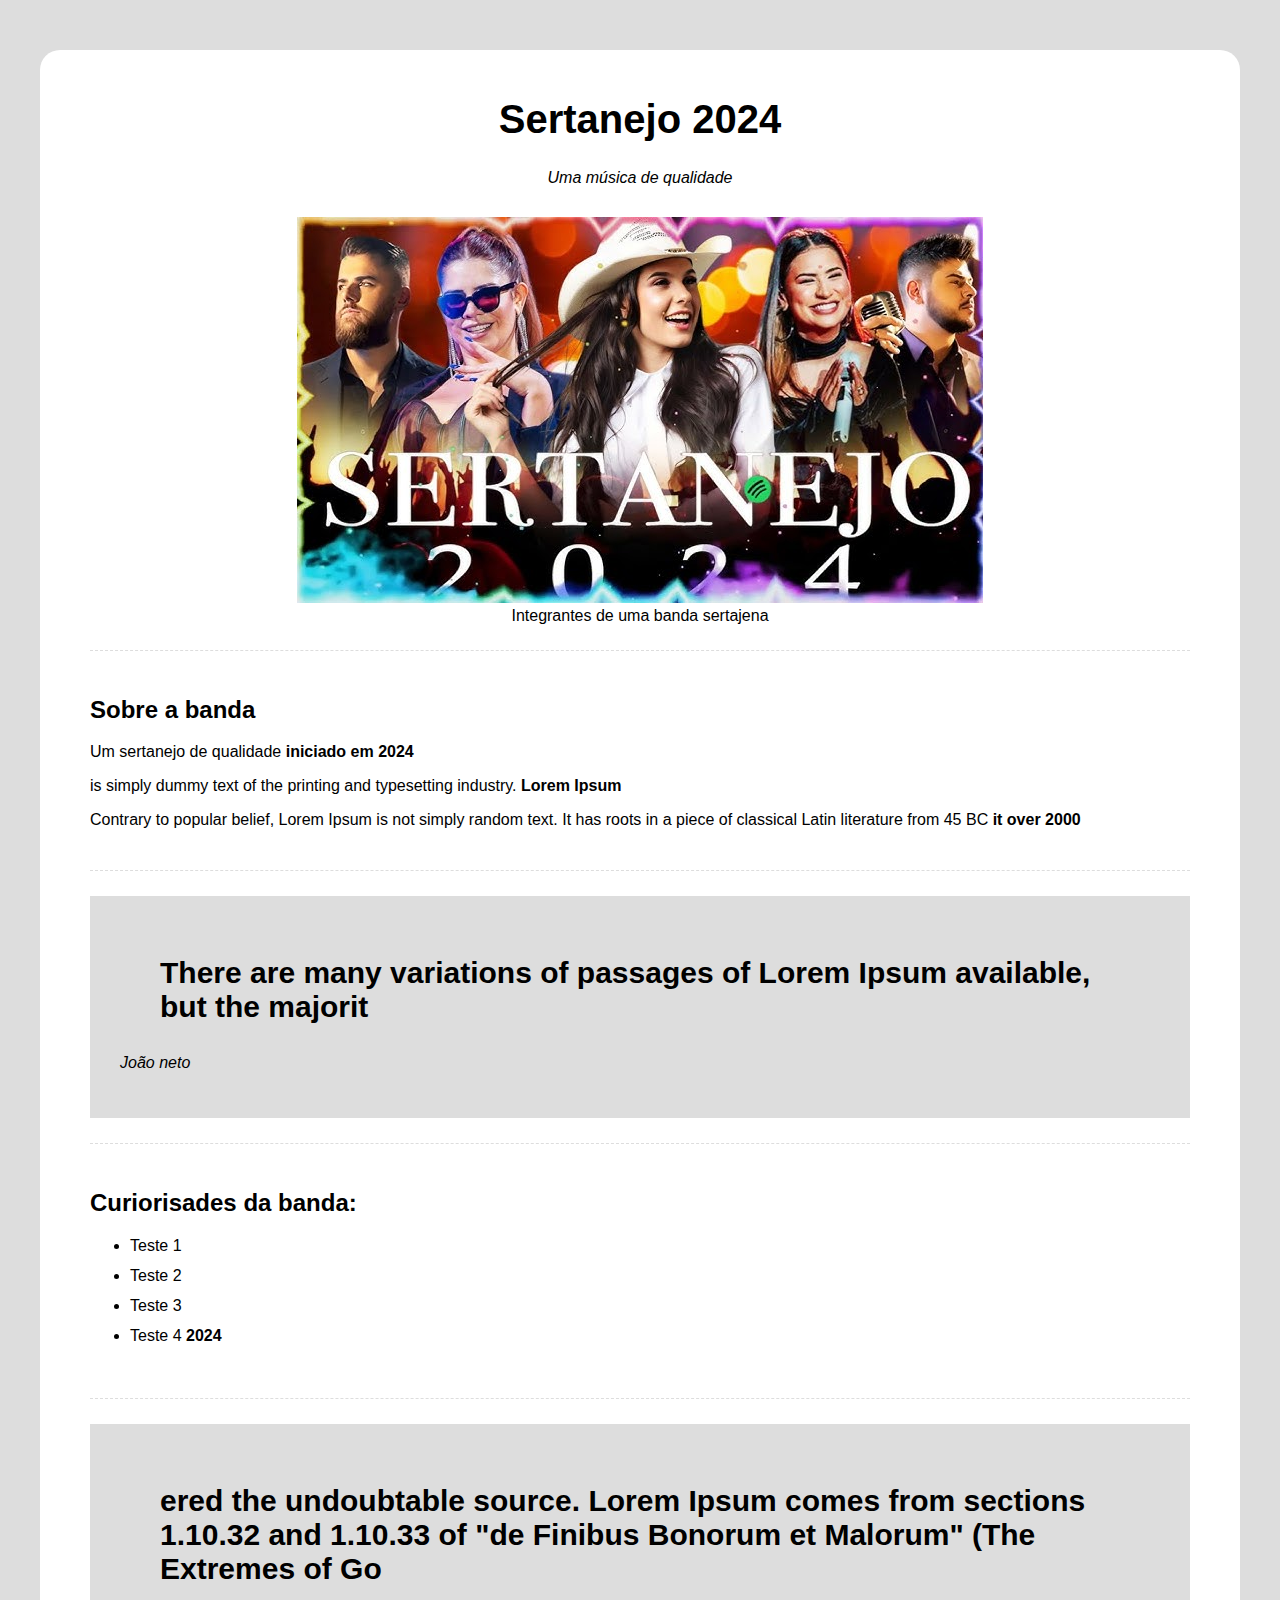
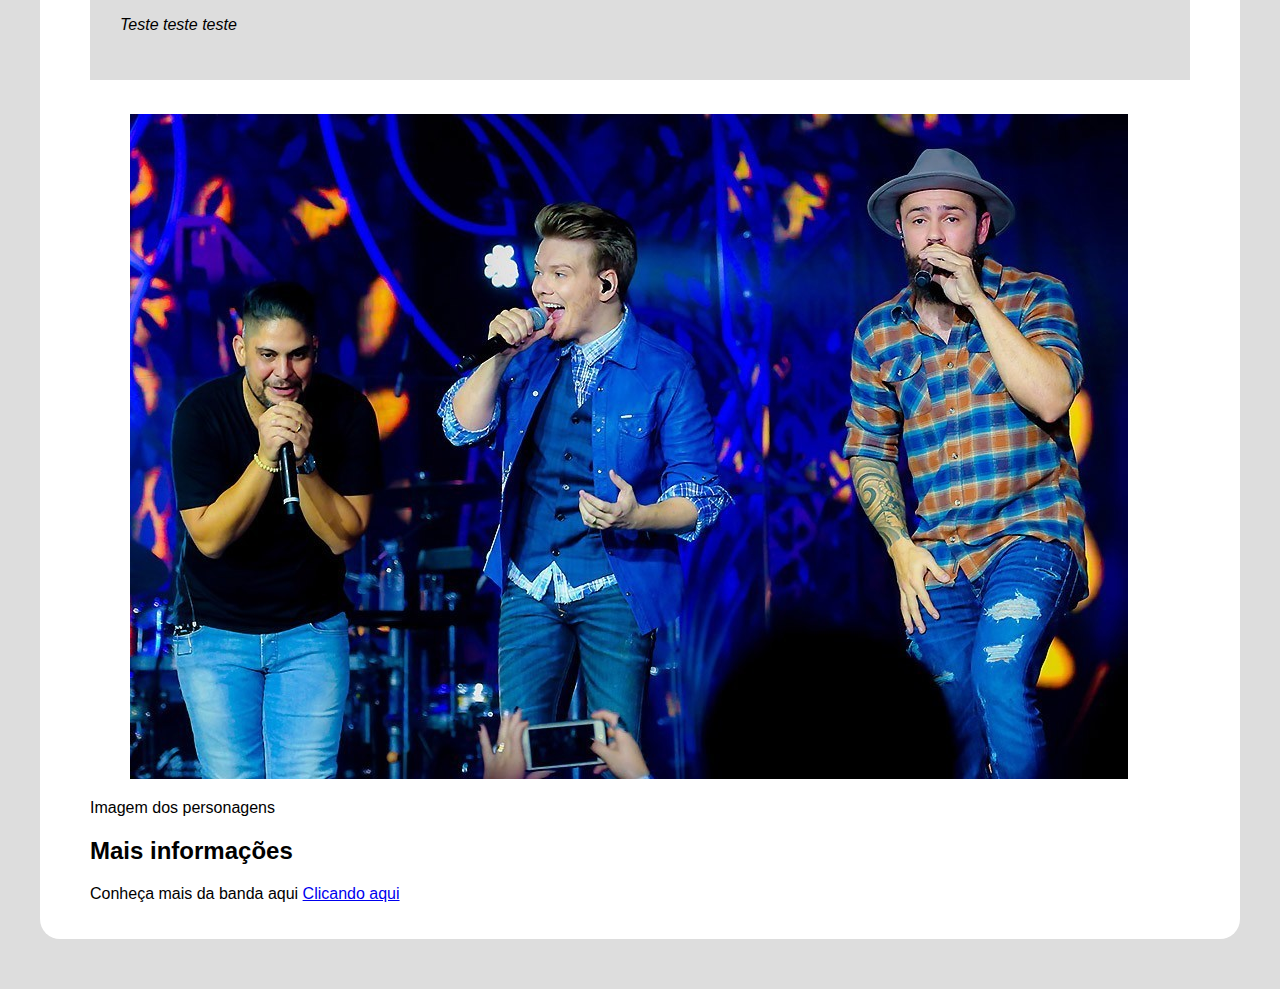
<file: projeto-banda/index.html>
<!DOCTYPE html>
<html lang="pt-br">
<head>
    <meta charset="UTF-8">
    <meta name="viewport" content="width=device-width, initial-scale=1.0">
    <title>Sertanejo</title>
    <link rel="stylesheet" href="css/style.css">
</head>
<body>
    <div class="container">
        <!-- Cabeçalho -->
        <div class="header">
            <h1 class="main-title">Sertanejo 2024</h1>
            <p class="main-paragraph">Uma música de qualidade</p>
        </div>
        <!-- IMagem em destaque -->
        <div class="featured-image">
            <figure>
                <img src="img/hq720.jpg" alt="Sertanejo 2024">
                <figcaption>Integrantes de uma banda sertajena</figcaption>
            </figure>
        </div>
        <!-- Biografia -->
        <div class="biography-container">
            <h2>Sobre a banda</h2>
            <p>Um sertanejo de qualidade <span class="bold">iniciado em 2024</span></p>
            <p>is simply dummy text of the printing and typesetting industry. <span class="bold">Lorem Ipsum</span></p>
            <p>Contrary to popular belief, Lorem Ipsum is not simply random text. It has roots in a piece of classical Latin literature from 45 BC
                <span class="bold">it over 2000</span>
            </p>
        </div>
        <!-- Container de citação -->
        <div class="quotes-container">
            <blockquote>
                There are many variations of passages of Lorem Ipsum available, but the majorit
            </blockquote>
            <p>João neto</p>
        </div>
        <div class="curiosities-container">
            <h2>Curiorisades da banda:</h2>
            <ul>
                <li>Teste 1</li>
                <li>Teste 2</li>
                <li>Teste 3</li>
                <li>Teste 4 <span class="bold">2024</span></li>
            </ul>
        </div>
        <!-- Segunda citação -->
        <div class="quotes-container">
            <blockquote>ered the undoubtable source. Lorem Ipsum comes from sections 1.10.32 and 1.10.33 of "de Finibus Bonorum et Malorum" (The Extremes of Go</blockquote>
            <p>Teste teste teste</p>
        </div>
        <!-- Segunda imagem -->
        <img class="img-bold">
            <figure>
                <img src="./img/unnamed-file.jpg" alt="Imagem de teste">
            </figure>
            <figcaption>Imagem dos personagens</figcaption>
        </img>
        <!-- Mais informações -->
        <div class="moreinfo-container">
            <h2>Mais informações</h2>
            <p>Conheça mais da banda aqui <a href="https://marcioguinati.com">Clicando aqui</a></p>
        </div>
    </div>
</body>
</html>
</file>
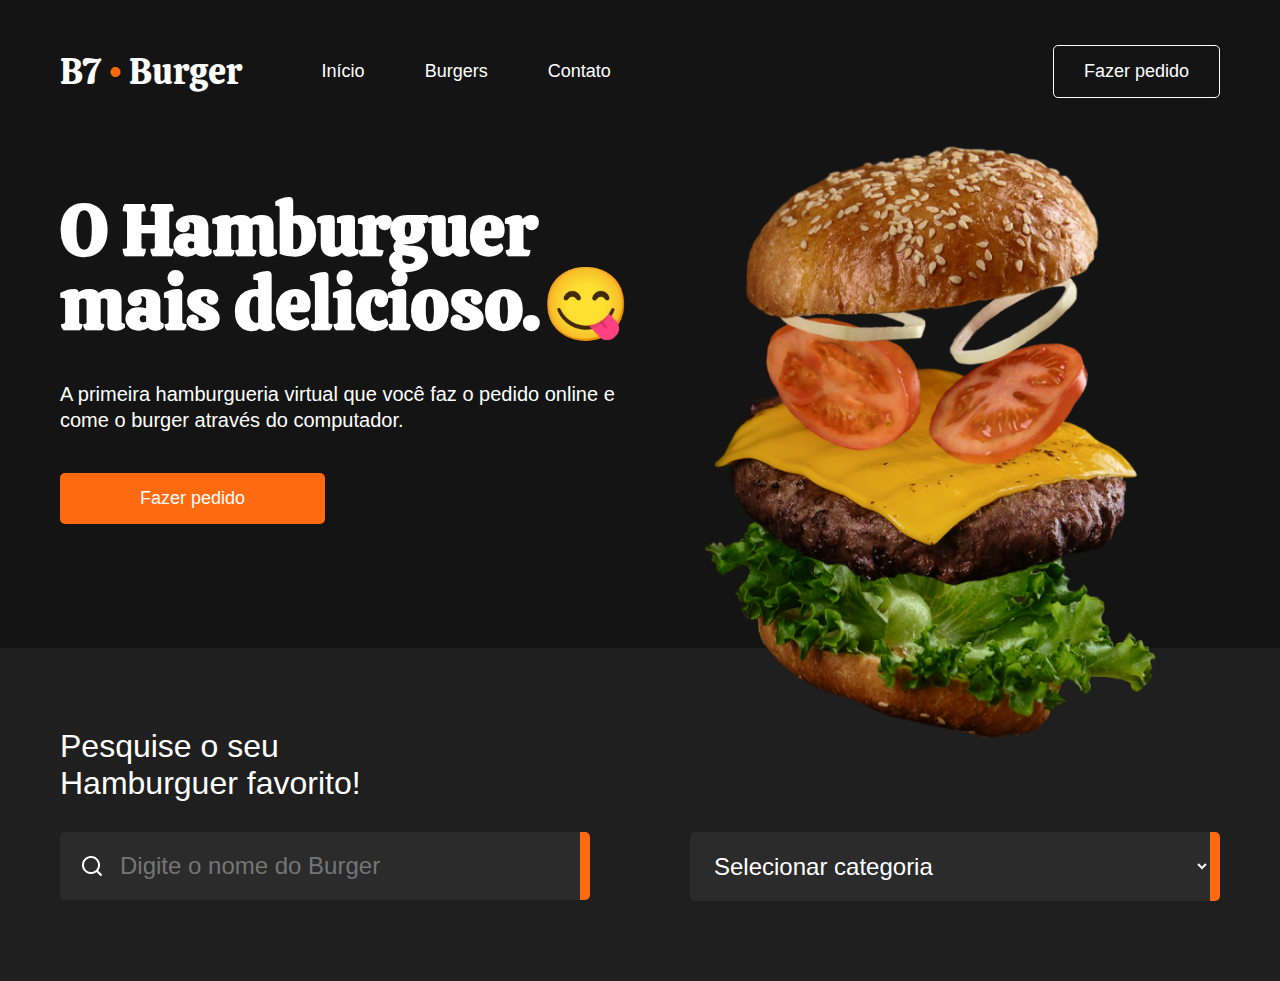
<file: projeto-burguer/index.html>
<!DOCTYPE html>
<html lang="pt-br">

<head>
    <meta charset="UTF-8">
    <meta name="viewport" content="width=device-width, initial-scale=1.0">
    <title>B7Burger</title>
    <link rel="stylesheet" href="./assets/css/style.css" type="text/css" />
</head>

<body>
    <header>
        <div class="container">
            <div class="logo">
                <a href="">B7 <span>•</span> Burger</a>
            </div>
            <nav>
                <ul class="leftside">
                    <li><a href="">Início</a></li>
                    <li><a href="">Burgers</a></li>
                    <li><a href="">Contato</a></li>
                </ul>
                <div class="rightside">
                    <a href="" class="button">Fazer pedido</a>
                </div>
            </nav>
            <div class="menu">
                <div class="menu-icon">
                    <div></div>
                    <div></div>
                    <div></div>
                </div>
            </div>
        </div>
    </header>
    <section class="hero">
        <div class="container">
            <div class="leftside">
                <h1>O Hamburguer mais delicioso.😋</h1>
                <p>A primeira hamburgueria virtual que você faz o pedido online e come o burger através do computador.
                </p>
                <a href="" class="button">Fazer pedido</a>
            </div>
            <div class="rightside">
                <img src="./assets/heroBurger.png" alt="Burger delicioso" />
            </div>
        </div>
    </section>
    <section class="search">
        <div class="container">
            <div class="title">Pesquise o seu<br />Hamburguer favorito!</div>
            <div class="sides">
                <div class="leftside">
                    <input type="search" placeholder="Digite o nome do Burger" />
                </div>
                <div class="rightside">
                    <select>
                        <option value="" selected>Selecionar categoria</option>
                        <option value="burgers">Burgers</option>
                        <option value="pizza">Pizza</option>
                        <option value="vegetariano">Vegetariano</option>
                        <option value="kids">Kids</option>
                    </select>
                </div>
            </div>
        </div>
    </section>
</body>

</html>
</file>
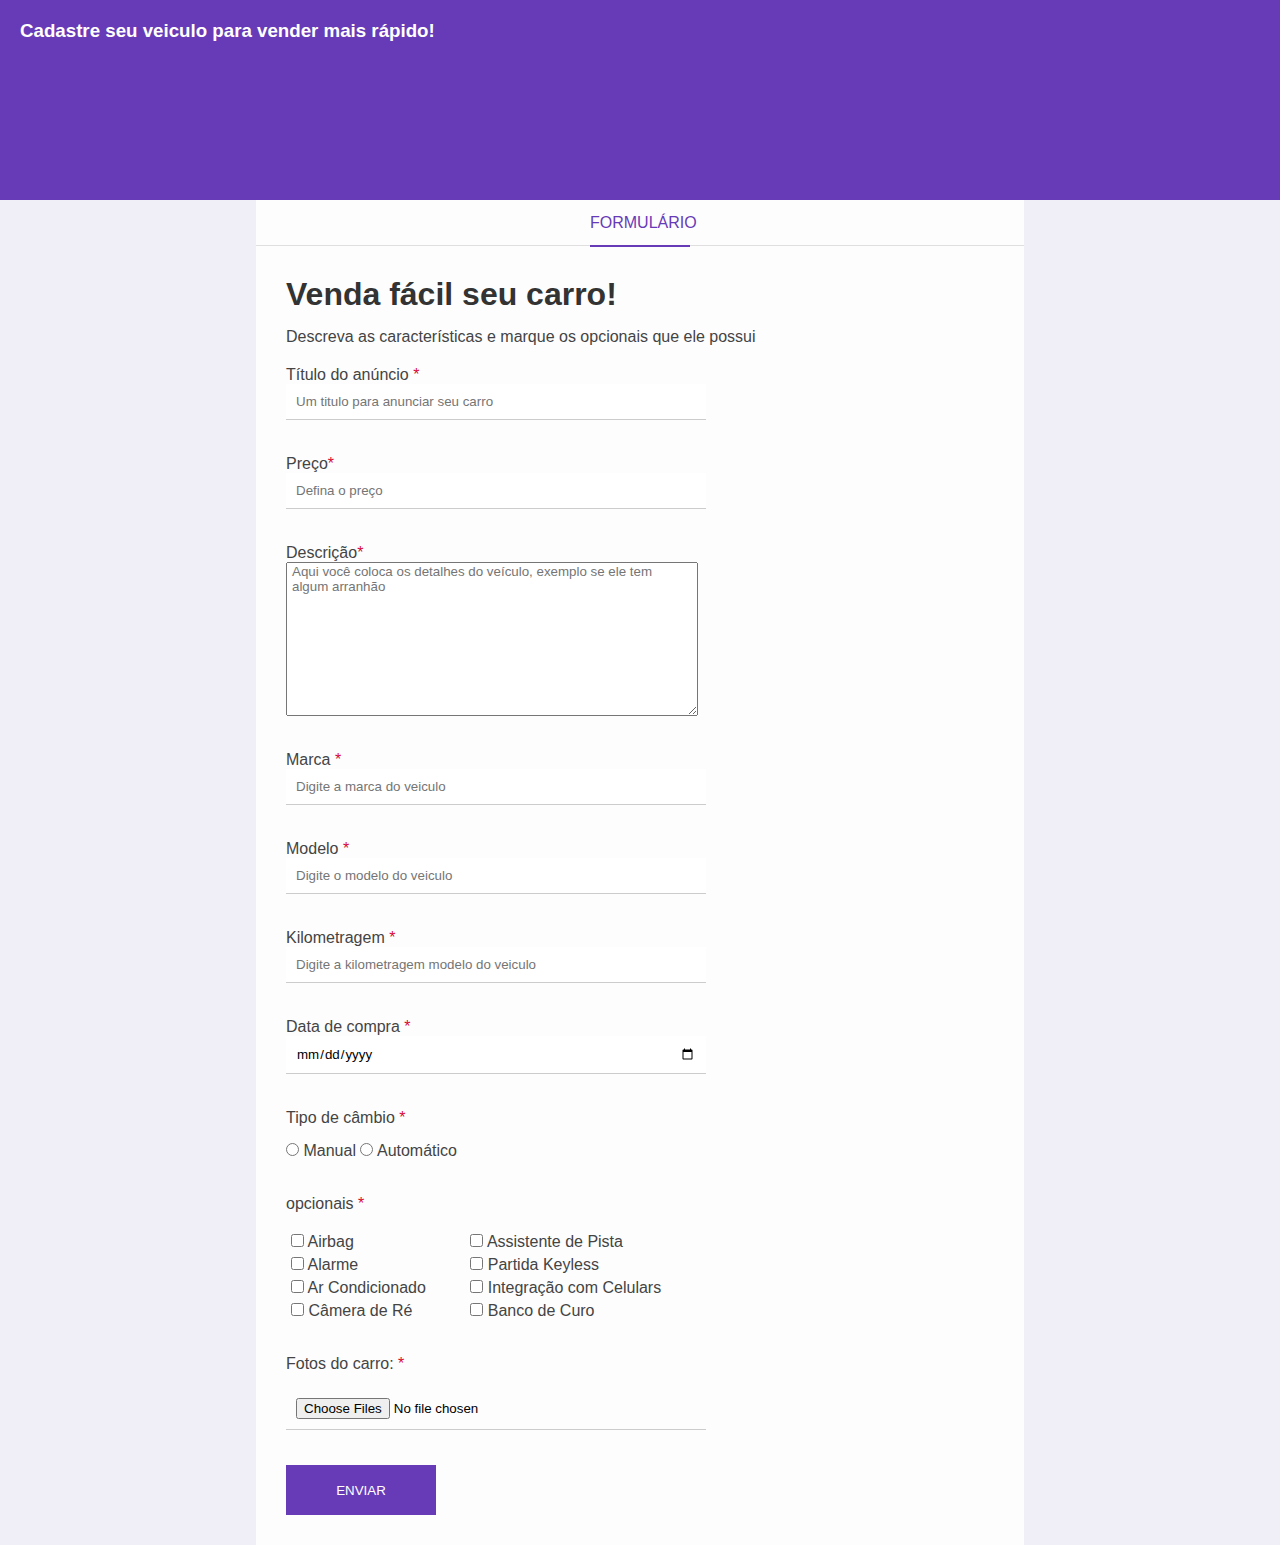
<file: projeto-formulario/index.html>
<!DOCTYPE html>
<html lang="pt-br">
<head>
    <meta charset="UTF-8">
    <meta name="viewport" content="width=device-width, initial-scale=1.0">
    <title>Form</title>
    <link rel="stylesheet" href="./css/style.css">
</head>
<body>
    <div class="container">
        <div class="header">
            <h3>Cadastre seu veiculo para vender mais rápido!</h3>
        </div>
        <div class="form-container">
            <div class="form-header">
                <p>Formulário</p>
            </div>
            <div class="form-body">
                <h1 class="form-title">Venda fácil seu carro!</h1>
                <p>Descreva as características e marque os opcionais que ele possui</p>
                <form>
                    <div class="box-input">
                        <label for="" class="title">Título do anúncio <span class="required-field">*</span></label>
                        <input
                            type="text"
                            name="title"
                            id="title"
                            class="block"
                            placeholder="Um titulo para anunciar seu carro"
                            minlength="1"
                            maxlength="30"
                            required
                        />
                    </div>
                    <div class="box-input">
                        <label for="" class="price">Preço<span class="required-field">*</span></label>
                        <input
                            type="number"
                            name="price"
                            id="price"
                            class="block"
                            placeholder="Defina o preço"
                            required
                        />
                    </div>
                    <div class="box-input">
                        <label for="" class="brand">Descrição<span class="required-field">*</span></label>
                        <textarea class="block" name="description" id="description" cols="30" rows="10" placeholder="Aqui você coloca os detalhes do veículo, exemplo se ele tem algum arranhão"></textarea>
                    </div>
                    <div class="box-input">
                        <label for="" class="brand">Marca <span class="required-field">*</span></label>
                        <input
                            type="text"
                            name="brand"
                            id="brand"
                            class="block"
                            placeholder="Digite a marca do veiculo"
                            required
                        />
                    </div>
                    <div class="box-input">
                        <label for="" class="model">Modelo <span class="required-field">*</span></label>
                        <input
                            type="text"
                            name="model"
                            id="model"
                            class="block"
                            placeholder="Digite o modelo do veiculo"
                            required
                        />
                    </div>
                    <div class="box-input">
                        <label for="" class="mileage">Kilometragem <span class="required-field">*</span></label>
                        <input
                            type="number"
                            name="mileage"
                            id="mileage"
                            class="block"
                            placeholder="Digite a kilometragem modelo do veiculo"
                            required
                        />
                    </div>
                    <div class="box-input">
                        <label for="" class="purchase_date">Data de compra <span class="required-field">*</span></label>
                        <input
                            type="date"
                            name="purchase_date"
                            id="purchase_date"
                            class="block"
                            required
                        />
                    </div>
                    <div class="box-input">
                        <p>Tipo de câmbio <span class="required-field">*</span></p>
                        <input type="radio" id="manual" name="gear">
                        <label for="manual">Manual</label>
                        <input type="radio" id="auto" name="gear">
                        <label for="auto">Automático</label>
                    </div>
                    <div class="optional-box">
                        <p>opcionais <span class="required-field">*</span></p>
                        <ul class="optional-list">
                            <li> 
                                <input 
                                   type="checkbox"
                                   id="airbag"
                                   name="optional[]"
                                   value="airbag"
                                />
                                <label for="airbag">Airbag</label>
                            </li>
                            <li> 
                                <input 
                                   type="checkbox"
                                   id="larm"
                                   name="optional[]"
                                   value="larm"
                                />
                                <label for="larm">Alarme</label>
                            </li>
                            <li> 
                                <input 
                                   type="checkbox"
                                   id="ac"
                                   name="optional[]"
                                   value="ac"
                                />
                                <label for="ac">Ar Condicionado</label>
                            </li>
                            <li> 
                                <input 
                                   type="checkbox"
                                   id="reverse_camera"
                                   name="optional[]"
                                   value="reverse_camera"
                                />
                                <label for="reverse_camera">Câmera de Ré</label>
                            </li>
                        </ul>
                    </div>
                    <div class="optional-box">
                        <ul class="optional-list">
                            <li> 
                                <input 
                                   type="checkbox"
                                   id="lane_assist"
                                   name="optional[]"
                                   value="lane_assist"
                                />
                                <label for="lane_assist">Assistente de Pista</label>
                            </li>
                            <li> 
                                <input 
                                   type="checkbox"
                                   id="keyless"
                                   name="optional[]"
                                   value="keyless"
                                />
                                <label for="keyless">Partida Keyless</label>
                            </li>
                            <li> 
                                <input 
                                   type="checkbox"
                                   id="smartphone"
                                   name="optional[]"
                                   value="smartphone"
                                />
                                <label for="smartphone">Integração com Celulars</label>
                            </li>
                            <li> 
                                <input 
                                   type="checkbox"
                                   id="leather_seat"
                                   name="optional[]"
                                   value="leather_seat"
                                />
                                <label for="leather_seat">Banco de Curo</label>
                            </li>
                        </ul>
                    </div>
                    <div class="box-input">
                        <p>Fotos do carro: <span class="required-field">*</span></p>
                        <input 
                           type="file" 
                           multiple accept="image/png, image/jpg" 
                           id="images" 
                           name="images" 
                           required
                        />
                    </div>
                    <input type="submit" value="Enviar" class="btn-submit">
                </form>
            </div>
        </div>
    </div>
</body>
</html>
</file>
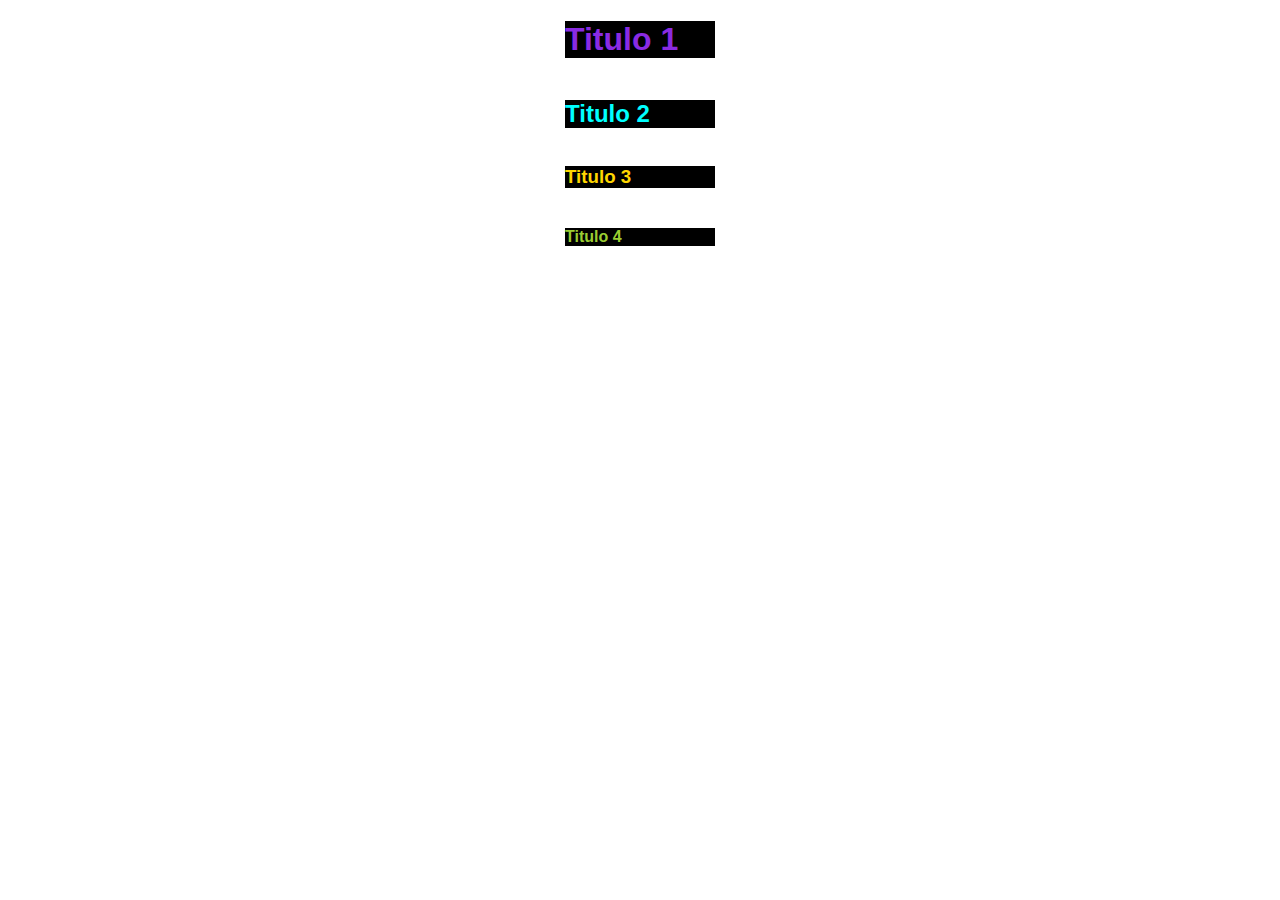
<file: Html/desafio1.html>
<!DOCTYPE html>
<html lang="pt-br">
<head>
    <meta charset="UTF-8">
    <meta name="viewport" content="width=device-width, initial-scale=1.0">
    <title>Desafio</title>
    <link rel="stylesheet" href="../Css/desafio1.css">
</head>
<body>
    <div class="align">
        <h1>Titulo 1</h1>
        <h2>Titulo 2</h2>
        <h3>Titulo 3</h3>
        <h4>Titulo 4</h4>
    </div>
</body>
</html>
</file>
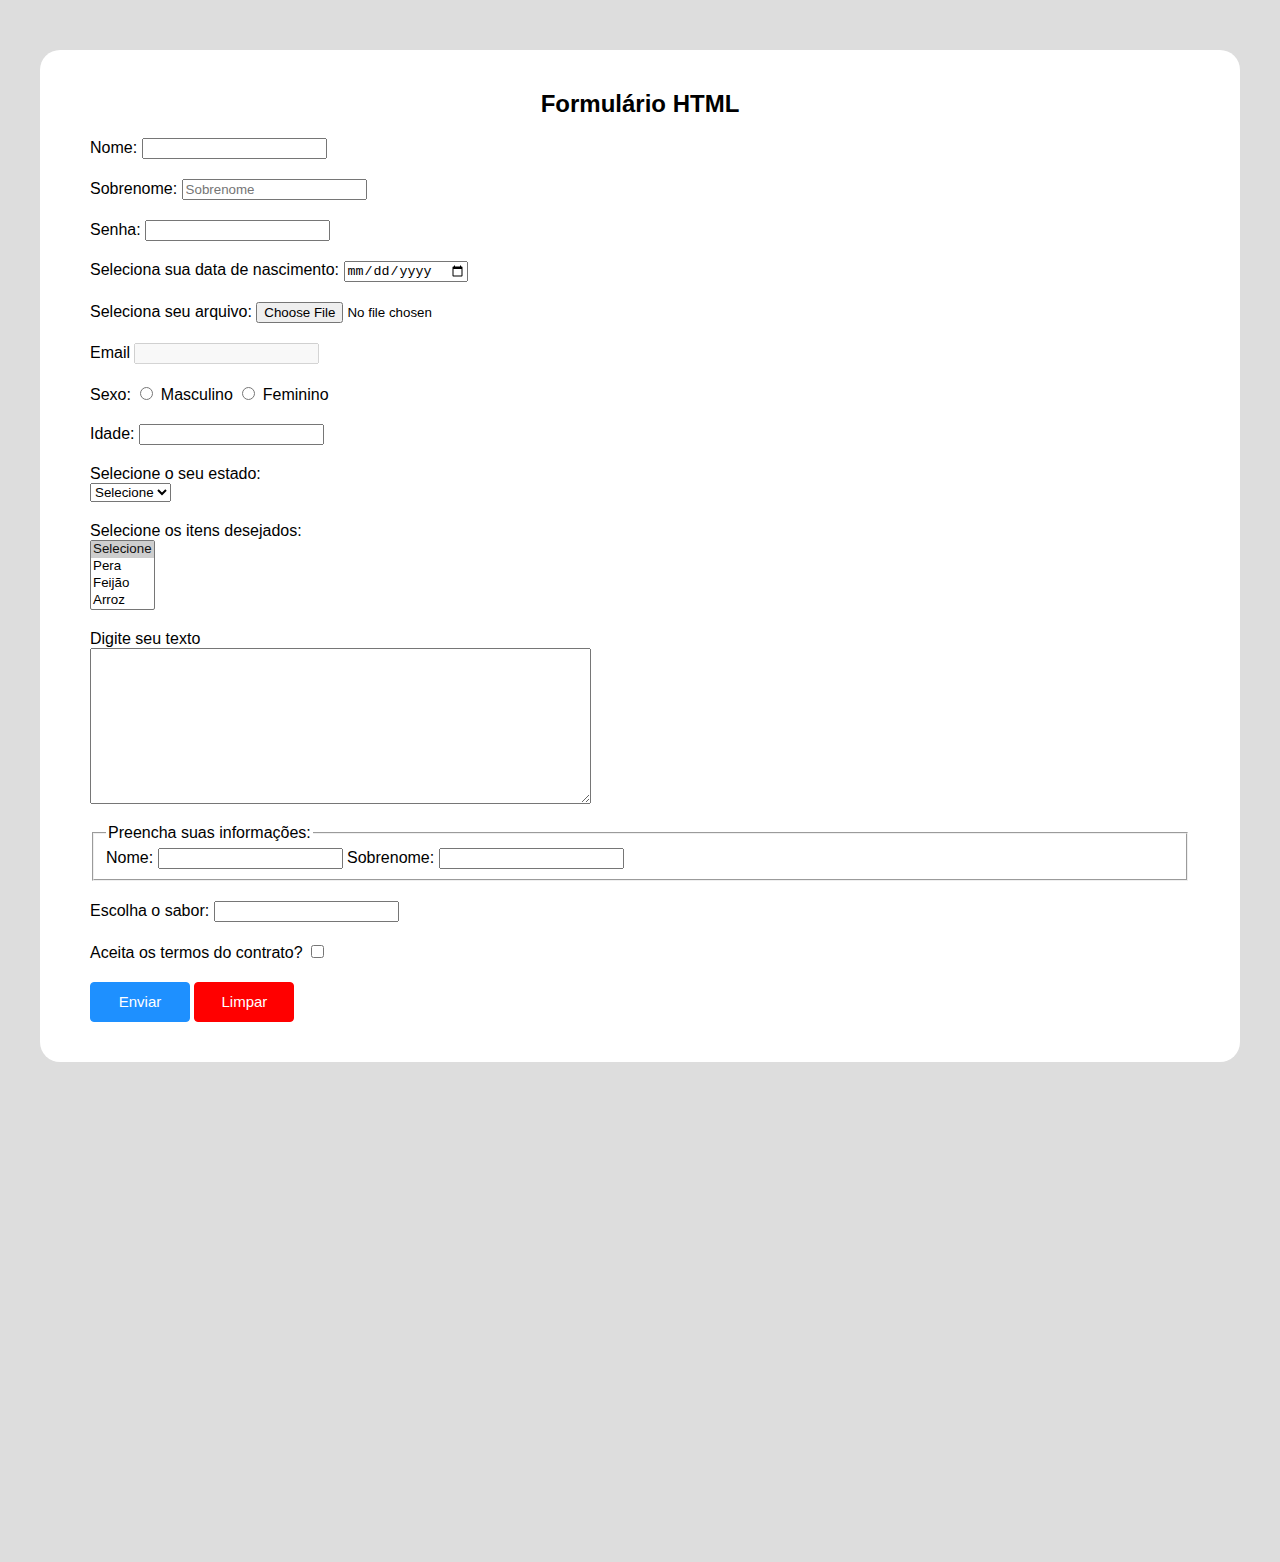
<file: Html/form.html>
<!DOCTYPE html>
<html lang="pt-br">
<head>
    <meta charset="UTF-8">
    <meta name="viewport" content="width=device-width, initial-scale=1.0">
    <title>Formulário</title>
    <link rel="stylesheet" href="../Css/form.css">
</head>
<body>
    <form class="container">
        <h2>Formulário HTML</h2>
        <div>
            <label for="nome">Nome: </label>
            <input required type="text" name="nome"/> <!-- atributo name, o que vai para o backend -->
        </div>
        <div>
            <label for="sobrenome">Sobrenome: </label>
            <input placeholder="Sobrenome" type="text" name="sobrenome"/> <!-- atributo name, o que vai para o backend -->
        </div>
        <div>
            <label for="password">Senha: </label>
            <input type="password" name="password"/> <!-- atributo name, o que vai para o backend -->
        </div>
        <div>
            <label for="date">Seleciona sua data de nascimento: </label>
            <input type="date" name="date"/> <!-- atributo name, o que vai para o backend -->
        </div>
        <div>
            <label for="file">Seleciona seu arquivo: </label>
            <input type="file" name="file"/> <!-- atributo name, o que vai para o backend -->
        </div>
        <div>
            <label for="Email">Email </label>
            <input type="email" disabled name="Email"/> <!-- atributo name, o que vai para o backend -->
        </div>
        <div>
            <label for="sexo">Sexo: </label>
            <input type="radio" name="masculino" value="masculino"/>
            <label for="masculino">Masculino</label>

            <input type="radio" name="feminino" value="feminino"/>
            <label for="feminino">Feminino</label>
        </div>
        <div>
            <label for="age">Idade: </label> <!-- for identifica semanticamente o que é, ideal ser sempre igual ao atributo name -->
            <input type="text" name="age"/> <!-- atributo name, o que vai para o backend -->
        </div>
        <div>
            <label for="estado">Selecione o seu estado: </label> <!-- for identifica semanticamente o que é, ideal ser sempre igual ao atributo name -->
            <select name="estado">
                <option selected value="selecione">Selecione</option> <!-- selected já vem selecionado -->
                <option value="sp">SP</option>
                <option value="rj">RJ</option>
                <option value="mg">MG</option>
            </select>
        </div>
        <div>
            <label for="items">Selecione os itens desejados: </label> <!-- for identifica semanticamente o que é, ideal ser sempre igual ao atributo name -->
            <select name="items" multiple> <!-- permite selecionar vários itens -->
                <option selected value="selecione">Selecione</option> <!-- selected já vem selecionado -->
                <option value="pera">Pera</option>
                <option value="feijao">Feijão</option>
                <option value="arroz">Arroz</option>
            </select>
        </div>
        <div>
            <label for="texto">Digite seu texto</label>
            <textarea name="comentario" id="comentario" cols="60" rows="10"></textarea>
        </div>
        <div>
            <fieldset> <!-- serve para criar grupos de conteúdos que são ligados uns aos outros -->
                <legend>Preencha suas informações: </legend>
                <label for="firstname">Nome: </label>
                <input type="text" name="firstname">

                <label for="lastname">Sobrenome: </label>
                <input type="text" name="lastname">
            </fieldset>
        </div>
        <div>
           <label for="flavor">Escolha o sabor: </label>
           <input type="text" name="flavor" list="flavors">
           <datalist id="flavors">
                <option value="Cereja"></option>
                <option value="Morango"></option>
                <option value="Abacaxi"></option>
           </datalist>
        </div>
        <div>
            <label for="contrato">Aceita os termos do contrato? </label>
            <input type="checkbox" value="aceita">
        </div>
        <div>
            <input type="submit" value="Enviar" id="enviar"/>
            <input type="reset" value="Limpar" id="reset"/>
        </div>
    </form>
</body>
</html>
</file>
<file: projeto-banda/css/style.css>
body {
    margin: 0;
    padding: 0;
    background-color: #ddd;
    font-family: Helvetica;
}

.container {
    max-width: 1100px;
    background-color: #fff;
    position: relative;
    margin: 50px auto;
    padding: 20px 50px;
    border-radius: 20px;
}

.bold {
    font-weight: bold;
}

/*header*/
.header {
    text-align: center;
}

.main-title {
    font-size: 40px;
}

.main-paragraph {
    font-style: italic;
}

/* Imagem em destaque */
.featured-image {
    text-align: center;
    margin-top: 30px;
}

/* Biografia */
.biography-container {
    padding: 25px 0;
    margin: 25px 0;
    border-top: 1px dashed #ddd;
    border-bottom: 1px dashed #ddd;
}

/* Quotes */
.quotes-container {
    background-color: #ddd;
    padding: 30px;
}

.quotes-container blockquote {
    font-weight: bold;
    font-size: 30px;
}

.quotes-container p {
   font-style: italic;
}

/* Curiosidades */
.curiosities-container {
    padding: 25px 0;
    margin: 25px 0;
    border-top: 1px dashed #ddd;
    border-bottom: 1px dashed #ddd;
}

.curiosities-container li {
    height: 30px;
}

/* Imagem bold */
img-bold {
    font-weight: bold;
    text-align: center;
}
</file>
<file: projeto-burguer/assets/css/style.css>
@import url('https://fonts.googleapis.com/css2?family=Calistoga&family=Inter:wght@100..900&display=swap');

* {
    margin: 0;
    padding: 0;
    list-style: none;
    box-sizing: border-box;
    font-family: Arial, Helvetica, sans-serif;
}

body {
    font-family: 'Inter';
    font-size: 18px;
    background-color: #141414;
    color: #FFF;
}

.container {
    width: 100%;
    margin: auto;
    max-width: 1200px;
    padding: 0 20px;
}

.logo a {
    font-family: 'Calistoga';
    font-size: 36px;
    color: #FFF;
    text-decoration: none;
}

.logo a span {
    color: #FE6A0F;
}

/* HEADER */
header .container {
    display: flex;
    align-items: center;
    padding-top: 45px;
    padding-bottom: 45px;
    gap: 50px;
}

header nav {
    flex: 1;
    display: flex;
    align-items: center;
}

header nav .leftside {
    display: flex;
    flex: 1;
}

header nav li {
    margin: 0 30px;
}

header nav li a {
    color: #FFF;
    text-decoration: none;
}

header nav li a:hover {
    color: #999;
}

header nav .button {
    display: block;
    border: 1px solid #FFF;
    padding: 15px 30px;
    border-radius: 5px;
    color: #FFF;
    text-decoration: none;
}

header nav .button:hover {
    color: #999;
    border-color: #999;
}

header .menu {
    display: none;
    flex: 1;
    justify-content: flex-end;
}

header .menu-icon {
    width: 32px;
    height: 32px;
    display: flex;
    flex-direction: column;
    justify-content: space-between;
    cursor: pointer;
}

header .menu-icon div {
    height: 6px;
    background-color: #FFF;
}

/* HERO */
.hero .container {
    display: flex;
}

.hero .leftside,
.hero .rightside {
    flex: 1;
}

.hero .leftside {
    padding-bottom: 150px;
}

.hero .rightside {
    text-align: center;
}

.hero .rightside img {
    width: auto;
    height: 600px;
}

.hero h1 {
    font-family: 'Calistoga';
    font-size: 72px;
    line-height: 74px;
    margin-top: 50px;
}

.hero p {
    font-size: 20px;
    line-height: 26px;
    margin: 40px 0;
}

.hero .button {
    display: inline-block;
    background-color: #FE6A0F;
    font-weight: 500;
    color: #FFF;
    padding: 15px 80px;
    border-radius: 5px;
    text-decoration: none;
}

.hero .button:hover {
    opacity: 0.8;
}

/* SEARCH */
.search {
    background-color: #1F1F1F;
    padding: 80px 0;
    margin-top: -100px;
}

.search .title {
    font-size: 32px;
    font-weight: 500;
}

.search .sides {
    display: flex;
    margin-top: 30px;
    gap: 100px;
}

.search .leftside,
.search .rightside {
    flex: 1;
}

.search input,
.search select {
    width: 100%;
    background-color: #2B2B2B;
    color: #FFF;
    font-size: 24px;
    outline: none;
    padding: 20px;
    border: 0;
    border-radius: 5px;
}

.search input {
    background-image: url(../searchIcon.png);
    background-repeat: no-repeat;
    background-position: 20px center;
    padding-left: 60px;
    border-right: 10px solid #FE6A0F;
}

.search select {
    border-right: 10px solid #FE6A0F;
}

@media (max-width: 820px) {
    header nav {
        display: none;
    }

    header .menu {
        display: flex;
    }

    .hero .container {
        flex-direction: column;
    }

    .hero .leftside {
        text-align: center;
        padding-bottom: 40px;
    }

    .hero .rightside {
        padding-bottom: 50px;
    }

    .hero .rightside img {
        height: 300px;
    }

    .hero h1 {
        font-size: 44px;
        line-height: 50px;
    }

    .search {
        padding-bottom: 30px;
    }

    .search .title {
        text-align: center;
    }

    .search .sides {
        flex-direction: column;
        gap: 20px;
    }
}
</file>
<file: Css/desafio1.css>
body {
    margin: 0;
    padding: 0;
}
.align {
    display: flex;
    align-items: center;
    justify-content: center;
    flex-direction: column;
}
h1, h2, h3, h4 {
    width: 150px;
    border-radius: 1px solid green;
    background-color: black;
    font-weight: bold;
    font-family: 'Franklin Gothic Medium', 'Arial Narrow', Arial, sans-serif;
}
h1 {
    color: blueviolet;
}
h2 {
    color: aqua;
}
h3 {
    color: gold;
}
h4 {
    color: yellowgreen;
}
</file>
<file: Css/form.css>
body {
    margin-bottom: 500px;
    padding: 0;
    background-color: #ddd;
    font-family: Helvetica;
}

.container {
    max-width: 1100px;
    background-color: #fff;
    position: relative;
    margin: 50px auto;
    padding: 20px 50px;
    border-radius: 20px;
}

h2 {
    text-align: center;
}

div, textarea, select {
    margin-bottom: 20px;
    display: block;
}
#enviar, #reset {
    cursor: pointer;
    width: 100px;
    height: 40px;
    font-size: 15px;
    color: #fff;
    border-radius: 4px;
}
#enviar:hover, #reset:hover {
    opacity: 0.5;
}
#enviar {
    background-color: #1E90FF;
    border: 1px solid #1E90FF;
}
#reset {
    background-color: #FF0000;
    border: 1px solid #FF0000;
}
</file>
<file: projeto-formulario/css/style.css>
/* reset */
* {
    margin: 0;
    padding: 0;
    font-family: Arial, Helvetica, sans-serif;
}

body {
    background-color: #f0eff8;
}

h1, h2, h3, h4, h5 {
    color: #333;
}

p, label {
    color: #444;
}

input {
    border: none;
    border-bottom: 1px solid #ccc;
    padding: 10px;
}

input[type="text"],
input[type="number"],
input[type="date"],
input[type="file"],
textarea {
    width: 400px;
}

textarea {
    padding: 1px 5px;
}

/* page header */
.header {
    height: 160px;
    padding: 20px;
    background-color: #673ab7;
}

.header h3 {
    color: #fff;
    margin-top: 0;
}

/* form container */
.form-container {
    background-color: #fdfdfd;
    width: 60%;
    margin: 0 auto;
    position: relative;
    top: -
    62px;
}

/* form header */
.form-header {
    border-bottom: 1px solid #dfdfdf;
    height: 45px;
}

.form-header p {
    color: #673ab7;
    border-bottom: 2px solid #673ab7;
    width: 100px;
    text-align: center;
    margin: 0 auto;
    text-transform: uppercase;
    height: 45px;
    line-height: 45px;
}

/* form body */
.form-body {
    padding: 30px;
}

.form-title {
    margin-bottom: 15px;
}

.form-body p {
    margin-bottom: 20px;
}

.required-field {
    color: #d80835;
}

.box-input {
    margin-bottom: 35px;
}

.block {
    display: block;
}

.optional-box {
    display: inline-block;
    margin: 0 30px 30px 0;
}

.optional-list li {
    list-style: none;
    margin: 5px;
}

.box-input p {
    margin-bottom: 15px;
}

.btn-submit {
    background-color: #673ab7;
    color: #fff;
    border: 2px solid transparent;
    width: 150px;
    height: 50px;
    cursor: pointer;
    text-transform: uppercase;
    transition: 0.5s;
}

.btn-submit:hover {
    background-color: #fff;
    border-color: #673ab7;
    color: #673ab7;

}
</file>
